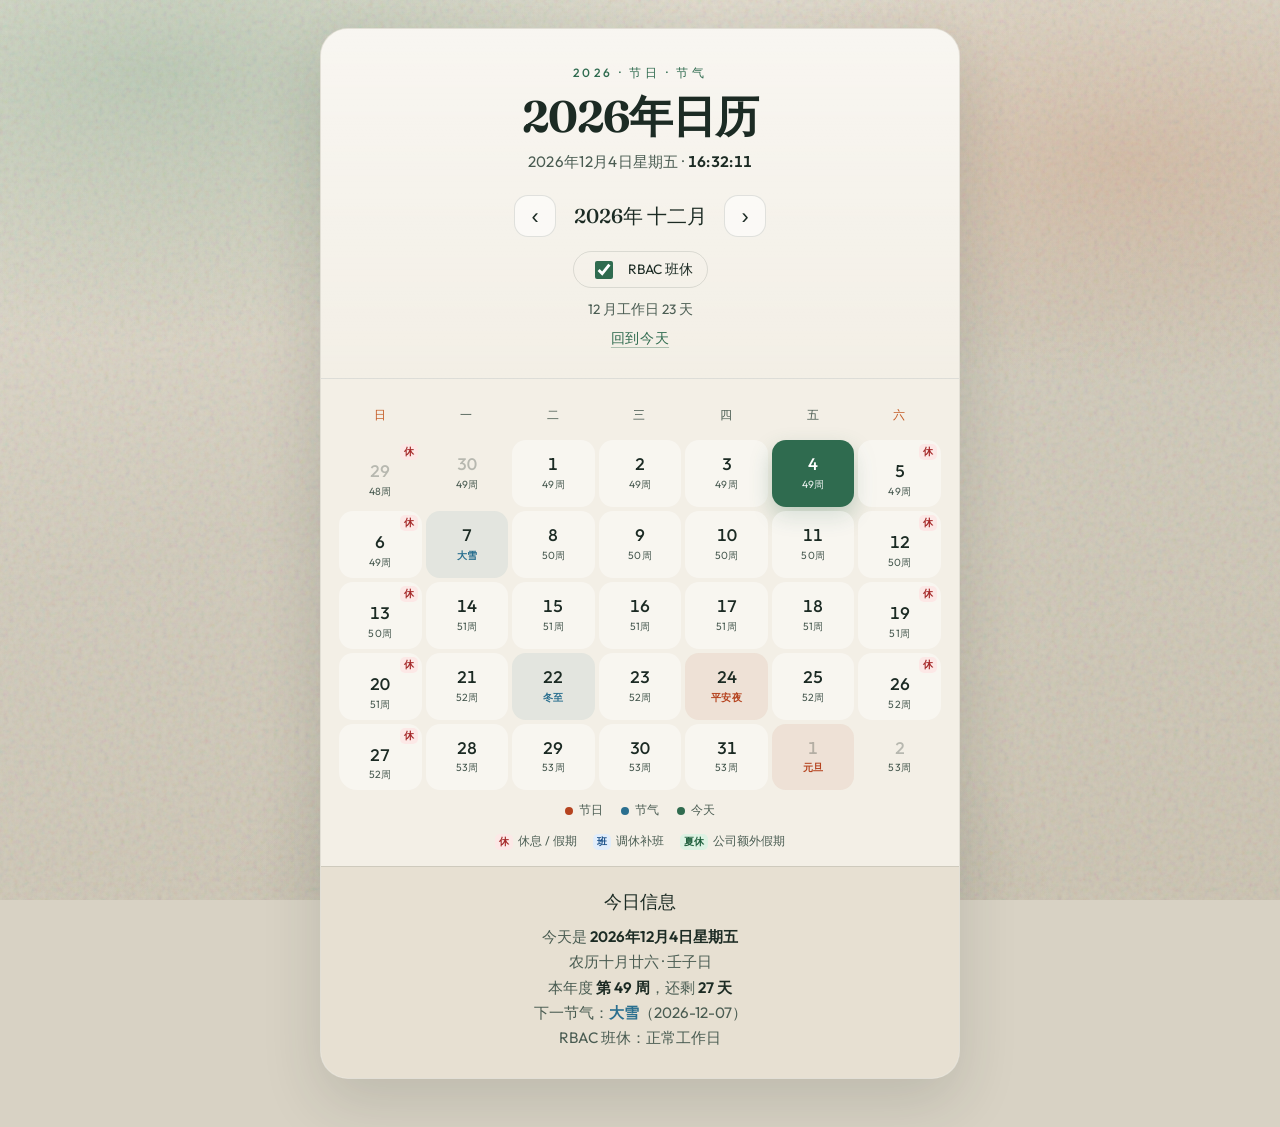
<file: index.html>
<!DOCTYPE html>
<html lang="zh-CN">
<head>
    <meta charset="UTF-8">
    <meta name="viewport" content="width=device-width, initial-scale=1.0">
    <title>日历 · 第几周</title>
    <link rel="preconnect" href="https://fonts.googleapis.com">
    <link rel="preconnect" href="https://fonts.gstatic.com" crossorigin>
    <link href="https://fonts.googleapis.com/css2?family=Fraunces:opsz,wght@9..144,500;9..144,650&family=Outfit:wght@300;400;500;600&display=swap" rel="stylesheet">
    <link rel="stylesheet" href="styles.css?v=20261113-rbac">
</head>
<body>
    <div class="atmosphere" aria-hidden="true"></div>
    <div class="container">
        <header>
            <p class="eyebrow" id="appYearLabel">日历</p>
            <h1 id="appTitle">日历</h1>
            <p class="live-clock" id="liveClock" aria-live="polite"></p>
            <div class="controls">
                <button type="button" id="prevMonth" aria-label="上个月">‹</button>
                <span id="currentMonthDisplay"></span>
                <button type="button" id="nextMonth" aria-label="下个月">›</button>
            </div>
            <label class="rbac-toggle">
                <input type="checkbox" id="rbacToggle" role="switch" checked>
                <span>RBAC 班休</span>
            </label>
            <p id="rbacMonthSummary" class="rbac-summary" aria-live="polite"></p>
            <button type="button" id="todayBtn" class="today-jump">回到今天</button>
        </header>

        <div class="calendar-container">
            <div id="calendar"></div>
        </div>

        <div class="legend" aria-hidden="true">
            <span class="legend-item festival"><i></i>节日</span>
            <span class="legend-item jieqi"><i></i>节气</span>
            <span class="legend-item today-mark"><i></i>今天</span>
        </div>

        <div id="rbacLegend" class="rbac-legend">
            <span><b class="rbac-badge rest">休</b>休息 / 假期</span>
            <span><b class="rbac-badge makeup">班</b>调休补班</span>
            <span><b class="rbac-badge summer">夏休</b>公司额外假期</span>
        </div>

        <div class="info-panel">
            <h3>今日信息</h3>
            <p id="todayInfo"></p>
            <div id="selectedDayInfo" class="selected-day" hidden></div>
        </div>
    </div>

    <script src="lunar.min.js?v=1.7.7"></script>
    <script src="rbac-2026.js?v=20261113"></script>
    <script src="calendar.js?v=20261113-rbac"></script>
</body>
</html>
</file>
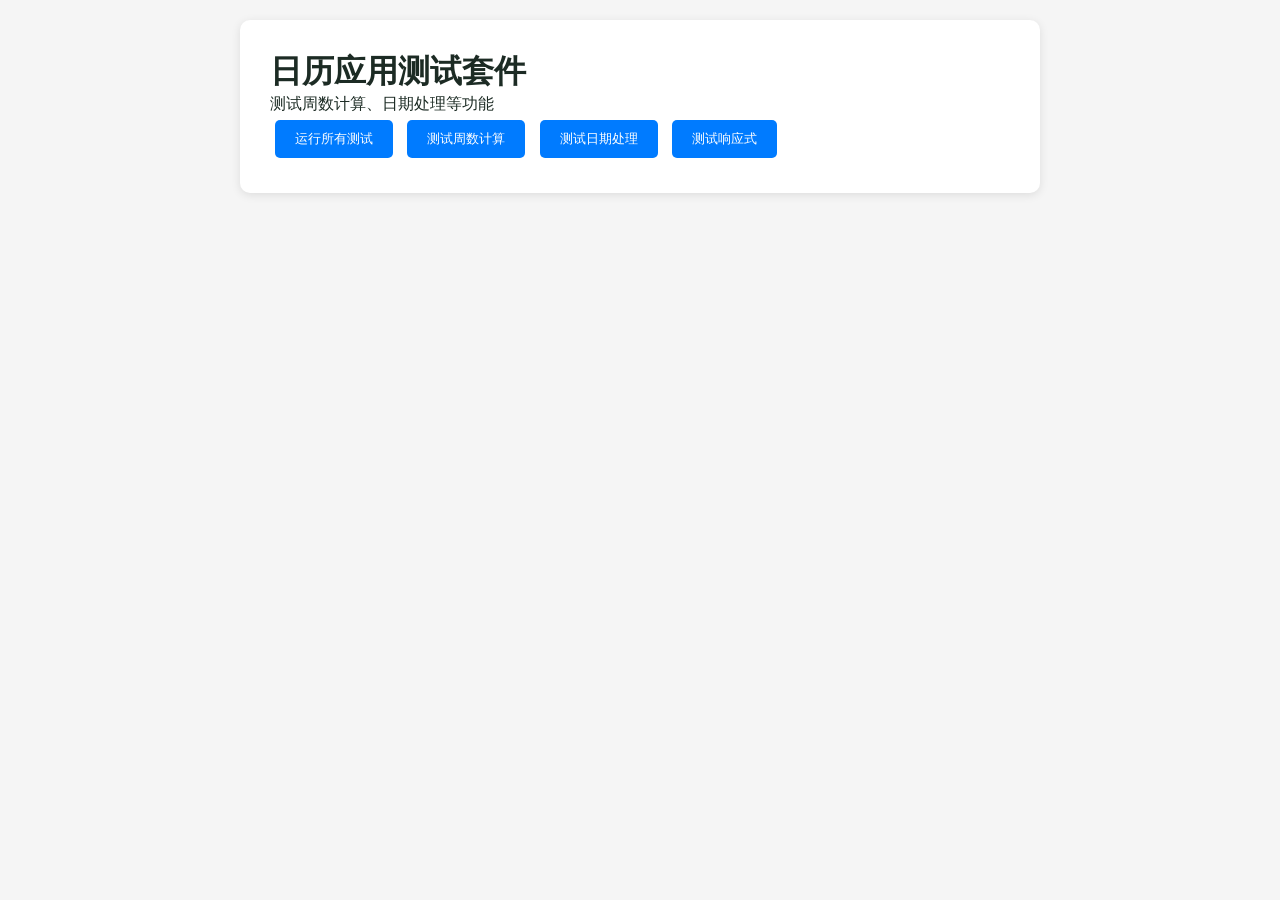
<file: tests/test.html>
<!DOCTYPE html>
<html lang="zh-CN">
<head>
    <meta charset="UTF-8">
    <meta name="viewport" content="width=device-width, initial-scale=1.0">
    <title>日历应用测试套件</title>
    <link rel="stylesheet" href="../styles.css">
    <style>
        body {
            background: #f5f5f5;
            padding: 20px;
        }
        .test-container {
            max-width: 800px;
            margin: 0 auto;
            background: white;
            border-radius: 10px;
            padding: 30px;
            box-shadow: 0 2px 10px rgba(0,0,0,0.1);
        }
        .test-result {
            margin: 10px 0;
            padding: 10px;
            border-radius: 5px;
            font-family: monospace;
        }
        .test-pass {
            background: #d4edda;
            color: #155724;
            border: 1px solid #c3e6cb;
        }
        .test-fail {
            background: #f8d7da;
            color: #721c24;
            border: 1px solid #f5c6cb;
        }
        .test-summary {
            margin-top: 20px;
            padding: 15px;
            background: #e7f3ff;
            border: 1px solid #b8daff;
            border-radius: 5px;
            font-weight: bold;
        }
        button {
            background: #007bff;
            color: white;
            padding: 10px 20px;
            border: none;
            border-radius: 5px;
            cursor: pointer;
            margin: 5px;
        }
        button:hover {
            background: #0056b3;
        }
    </style>
</head>
<body>
    <div class="test-container">
        <h1>日历应用测试套件</h1>
        <p>测试周数计算、日期处理等功能</p>
        
        <div>
            <button onclick="runAllTests()">运行所有测试</button>
            <button onclick="runWeekTests()">测试周数计算</button>
            <button onclick="runDateTests()">测试日期处理</button>
            <button onclick="runResponsiveTests()">测试响应式</button>
        </div>

        <div id="testResults"></div>
        
        <div class="test-summary" id="testSummary" style="display: none;">
            测试完成！
        </div>
    </div>

    <script src="../calendar.js"></script>
    <script src="test.js"></script>
</body>
</html>
</file>
<file: styles.css>
:root {
    --ink: #1c2b24;
    --ink-soft: #4a5c52;
    --paper: #f3efe6;
    --paper-deep: #e7e0d2;
    --leaf: #2f6b4f;
    --leaf-bright: #3d8a64;
    --ember: #c45c26;
    --festival: #b5431f;
    --jieqi: #2a6f8f;
    --line: rgba(28, 43, 36, 0.12);
    --shadow: 0 24px 60px rgba(28, 43, 36, 0.14);
    --radius: 28px;
    --font-display: "Fraunces", "Songti SC", serif;
    --font-body: "Outfit", "PingFang SC", "Microsoft YaHei", sans-serif;
}

* {
    margin: 0;
    padding: 0;
    box-sizing: border-box;
}

body {
    font-family: var(--font-body);
    color: var(--ink);
    background: #d8d2c4;
    min-height: 100vh;
    padding: 28px 16px 48px;
    position: relative;
    overflow-x: hidden;
}

.atmosphere {
    position: fixed;
    inset: 0;
    background:
        radial-gradient(ellipse 80% 55% at 12% 8%, rgba(61, 138, 100, 0.22), transparent 55%),
        radial-gradient(ellipse 70% 50% at 88% 18%, rgba(196, 92, 38, 0.16), transparent 50%),
        radial-gradient(ellipse 60% 45% at 50% 100%, rgba(28, 43, 36, 0.1), transparent 55%),
        linear-gradient(165deg, #e9e3d6 0%, #d4cebf 48%, #cfc7b6 100%);
    z-index: -2;
}

.atmosphere::after {
    content: "";
    position: absolute;
    inset: 0;
    opacity: 0.35;
    background-image: url("data:image/svg+xml,%3Csvg viewBox='0 0 200 200' xmlns='http://www.w3.org/2000/svg'%3E%3Cfilter id='n'%3E%3CfeTurbulence type='fractalNoise' baseFrequency='0.85' numOctaves='4' stitchTiles='stitch'/%3E%3C/filter%3E%3Crect width='100%25' height='100%25' filter='url(%23n)' opacity='0.55'/%3E%3C/svg%3E");
    pointer-events: none;
    mix-blend-mode: multiply;
}

.container {
    max-width: 640px;
    margin: 0 auto;
    background: var(--paper);
    border-radius: var(--radius);
    box-shadow: var(--shadow);
    overflow: hidden;
    border: 1px solid rgba(28, 43, 36, 0.08);
    animation: rise-in 0.7s cubic-bezier(0.22, 1, 0.36, 1) both;
}

@keyframes rise-in {
    from {
        opacity: 0;
        transform: translateY(18px) scale(0.985);
    }
    to {
        opacity: 1;
        transform: translateY(0) scale(1);
    }
}

header {
    padding: 36px 28px 24px;
    text-align: center;
    background:
        linear-gradient(180deg, rgba(255, 255, 255, 0.45) 0%, transparent 100%),
        var(--paper);
    border-bottom: 1px solid var(--line);
}

.eyebrow {
    font-size: 0.75rem;
    letter-spacing: 0.28em;
    text-transform: uppercase;
    color: var(--leaf);
    font-weight: 500;
    margin-bottom: 10px;
    animation: fade-up 0.6s 0.08s both;
}

header h1 {
    font-family: var(--font-display);
    font-size: clamp(2rem, 5vw, 2.75rem);
    font-weight: 650;
    letter-spacing: -0.02em;
    line-height: 1.1;
    color: var(--ink);
    margin-bottom: 12px;
    animation: fade-up 0.6s 0.14s both;
}

.live-clock {
    font-size: 0.95rem;
    color: var(--ink-soft);
    font-weight: 400;
    letter-spacing: 0.02em;
    margin-bottom: 22px;
    animation: fade-up 0.6s 0.2s both;
}

.live-clock strong {
    color: var(--ink);
    font-weight: 600;
    font-variant-numeric: tabular-nums;
}

.controls {
    display: flex;
    justify-content: center;
    align-items: center;
    gap: 14px;
    margin-bottom: 14px;
    animation: fade-up 0.6s 0.26s both;
}

.controls button {
    width: 42px;
    height: 42px;
    border: 1px solid var(--line);
    background: rgba(255, 255, 255, 0.55);
    color: var(--ink);
    border-radius: 14px;
    cursor: pointer;
    font-size: 1.35rem;
    line-height: 1;
    transition: background 0.2s ease, transform 0.2s ease, border-color 0.2s ease;
}

.controls button:hover {
    background: #fff;
    border-color: rgba(47, 107, 79, 0.35);
    transform: translateY(-1px);
}

.controls button:active {
    transform: translateY(0);
}

#currentMonthDisplay {
    font-family: var(--font-display);
    font-size: 1.25rem;
    font-weight: 500;
    min-width: 140px;
    color: var(--ink);
}

.today-jump {
    appearance: none;
    border: none;
    background: transparent;
    color: var(--leaf);
    font-family: var(--font-body);
    font-size: 0.85rem;
    font-weight: 500;
    letter-spacing: 0.04em;
    cursor: pointer;
    padding: 6px 10px;
    text-decoration: underline;
    text-underline-offset: 4px;
    text-decoration-color: rgba(47, 107, 79, 0.35);
    transition: color 0.2s ease, text-decoration-color 0.2s ease;
    animation: fade-up 0.6s 0.32s both;
}

.today-jump:hover {
    color: var(--leaf-bright);
    text-decoration-color: var(--leaf-bright);
}

.rbac-toggle {
    display: inline-flex;
    align-items: center;
    gap: 8px;
    padding: 8px 14px;
    border: 1px solid var(--line);
    border-radius: 20px;
    font-size: 0.85rem;
    cursor: pointer;
}

.rbac-toggle input {
    width: 32px;
    height: 18px;
    accent-color: var(--leaf);
    cursor: pointer;
}

.rbac-summary {
    margin: 12px 0 4px;
    font-size: 0.85rem;
    color: var(--ink-soft);
}

.rbac-legend {
    display: flex;
    flex-wrap: wrap;
    justify-content: center;
    gap: 8px 16px;
    padding: 0 16px 16px;
    font-size: 0.75rem;
    color: var(--ink-soft);
}

.rbac-legend > span {
    display: inline-flex;
    align-items: center;
    gap: 5px;
}

.rbac-badge {
    display: inline-block;
    padding: 2px 4px;
    border-radius: 5px;
    font-size: 10px;
    font-weight: 600;
    line-height: 1.2;
    white-space: nowrap;
}

.rbac-badge.rest {
    color: #a52929;
    background: #fce8e6;
}

.rbac-badge.makeup {
    color: #20558c;
    background: #e1edfb;
}

.rbac-badge.summer {
    color: #20603e;
    background: #ddf2e3;
}

.day-badge {
    position: absolute;
    top: 3px;
    right: 3px;
}

.day-cell.has-rbac-badge {
    padding-top: 22px;
}

.rbac-legend[hidden],
.rbac-summary[hidden] {
    display: none;
}

@keyframes fade-up {
    from {
        opacity: 0;
        transform: translateY(10px);
    }
    to {
        opacity: 1;
        transform: translateY(0);
    }
}

.calendar-container {
    padding: 18px 18px 8px;
}

.calendar {
    background: transparent;
    border-radius: 18px;
    overflow: hidden;
}

.weekday-header {
    display: grid;
    grid-template-columns: repeat(7, 1fr);
    gap: 4px;
    margin-bottom: 6px;
}

.weekday-header div {
    padding: 10px 4px;
    text-align: center;
    font-weight: 500;
    font-size: 0.78rem;
    letter-spacing: 0.08em;
    color: var(--ink-soft);
}

.weekday-header div:first-child,
.weekday-header div:last-child {
    color: var(--ember);
}

.days-grid {
    display: grid;
    grid-template-columns: repeat(7, 1fr);
    gap: 4px;
}

.day-cell {
    background: rgba(255, 255, 255, 0.42);
    padding: 8px 3px 6px;
    text-align: center;
    cursor: pointer;
    transition: background 0.2s ease, transform 0.2s ease, box-shadow 0.2s ease;
    position: relative;
    min-height: 64px;
    display: flex;
    flex-direction: column;
    justify-content: center;
    align-items: center;
    border-radius: 14px;
    border: 1px solid transparent;
}

.day-cell.has-festival:not(.today) {
    background: rgba(181, 67, 31, 0.08);
}

.day-cell.has-jieqi:not(.today):not(.has-festival) {
    background: rgba(42, 111, 143, 0.08);
}

.day-cell:hover {
    background: #fff;
    transform: translateY(-2px);
    box-shadow: 0 8px 18px rgba(28, 43, 36, 0.08);
    z-index: 1;
}

.day-cell.other-month {
    color: rgba(28, 43, 36, 0.28);
    background: transparent;
}

.day-cell.other-month:hover {
    background: rgba(255, 255, 255, 0.35);
    box-shadow: none;
}

.day-cell.today {
    background: var(--leaf);
    color: #fff;
    border-color: transparent;
    box-shadow: 0 10px 22px rgba(47, 107, 79, 0.28);
}

.day-cell.today:hover {
    background: var(--leaf-bright);
    transform: translateY(-2px);
}

.day-cell.selected:not(.today) {
    border-color: rgba(196, 92, 38, 0.45);
    background: #fff;
}

.day-number {
    font-size: 1.05rem;
    font-weight: 500;
    line-height: 1;
    font-variant-numeric: tabular-nums;
}

.day-meta {
    margin-top: 4px;
    min-height: 1em;
    display: flex;
    flex-direction: column;
    align-items: center;
    justify-content: center;
}

.week-info {
    font-size: 0.65rem;
    color: var(--ink-soft);
    letter-spacing: 0.02em;
}

.culture-label {
    font-size: 0.62rem;
    font-weight: 600;
    letter-spacing: 0.02em;
    line-height: 1.2;
    max-width: 100%;
    overflow: hidden;
    text-overflow: ellipsis;
    white-space: nowrap;
    padding: 0 2px;
}

.culture-label.festival {
    color: var(--festival);
}

.culture-label.jieqi {
    color: var(--jieqi);
}

.day-cell.today .week-info,
.day-cell.today .culture-label {
    color: rgba(255, 255, 255, 0.9);
}

.legend {
    display: flex;
    justify-content: center;
    gap: 18px;
    padding: 4px 16px 14px;
    color: var(--ink-soft);
    font-size: 0.78rem;
}

.legend-item {
    display: inline-flex;
    align-items: center;
    gap: 6px;
}

.legend-item i {
    width: 8px;
    height: 8px;
    border-radius: 50%;
    display: inline-block;
}

.legend-item.festival i {
    background: var(--festival);
}

.legend-item.jieqi i {
    background: var(--jieqi);
}

.legend-item.today-mark i {
    background: var(--leaf);
}

.tag-festival {
    color: var(--festival) !important;
}

.tag-jieqi {
    color: var(--jieqi) !important;
}

.info-panel {
    background: var(--paper-deep);
    padding: 22px 24px 28px;
    border-top: 1px solid var(--line);
    text-align: center;
}

.info-panel h3 {
    font-family: var(--font-display);
    color: var(--ink);
    margin-bottom: 10px;
    font-size: 1.15rem;
    font-weight: 500;
}

.info-panel p {
    color: var(--ink-soft);
    font-size: 0.95rem;
    line-height: 1.65;
}

.info-panel strong {
    color: var(--ink);
    font-weight: 600;
}

.selected-day {
    margin-top: 16px;
    padding: 14px 16px;
    border-radius: 16px;
    background: rgba(255, 255, 255, 0.55);
    border: 1px solid var(--line);
    color: var(--ink);
    font-size: 0.92rem;
    line-height: 1.55;
    animation: fade-up 0.35s ease both;
}

.selected-day strong {
    color: var(--ember);
}

@media (max-width: 600px) {
    body {
        padding: 12px 10px 32px;
    }

    .container {
        border-radius: 22px;
    }

    header {
        padding: 28px 18px 20px;
    }

    .day-cell {
        padding: 6px 2px 5px;
        min-height: 56px;
        border-radius: 12px;
    }

    .day-number {
        font-size: 0.95rem;
    }

    .week-info {
        font-size: 0.58rem;
    }

    .weekday-header div {
        padding: 8px 2px;
        font-size: 0.7rem;
    }

    .info-panel {
        padding: 18px 16px 24px;
    }
}
</file>
